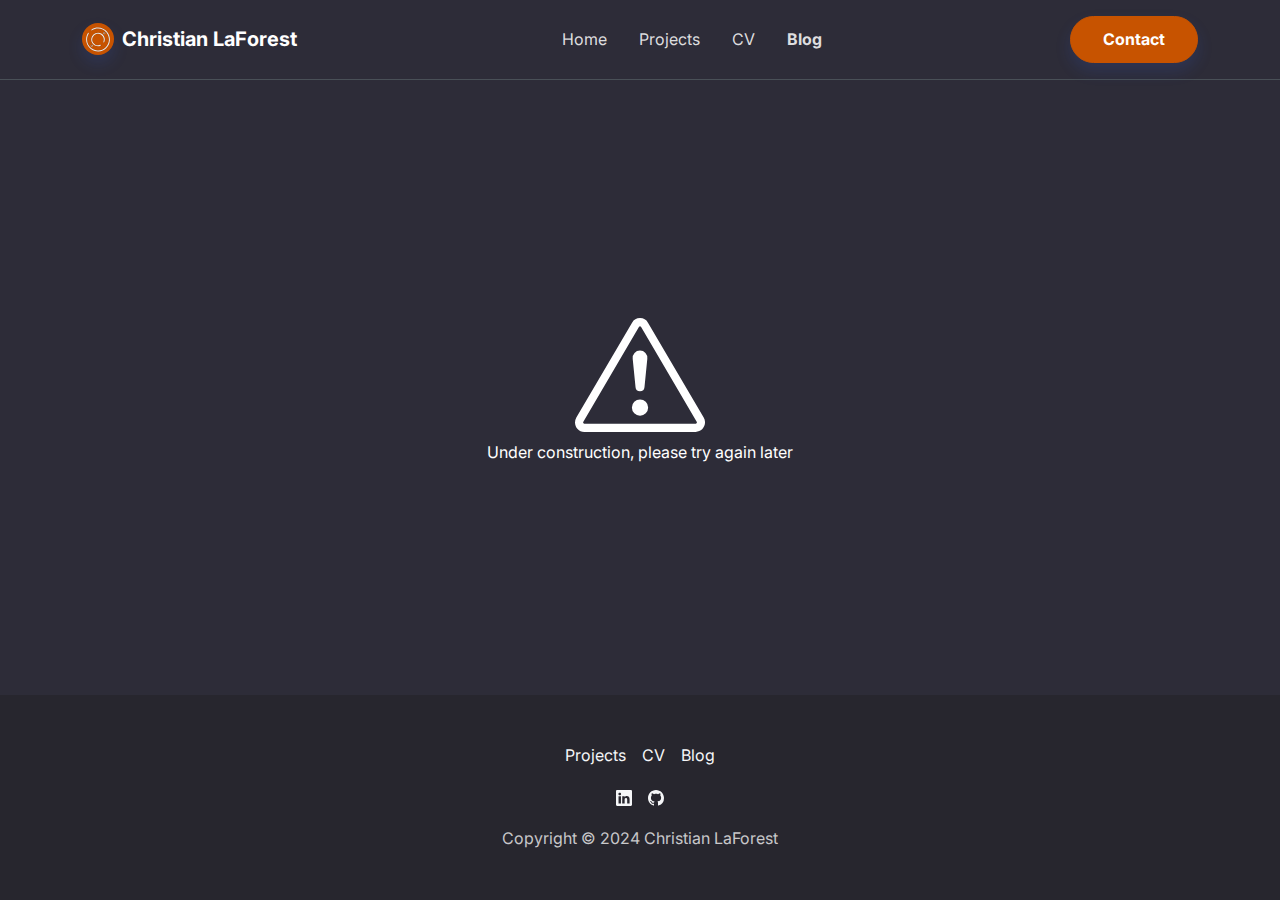
<file: blog.html>
<!DOCTYPE html><html data-bs-theme="light" lang="en"><head><meta charset="utf-8"><meta name="viewport" content="width=device-width, initial-scale=1.0, shrink-to-fit=no"><title>Portfolio</title><meta name="description" content="CAD designer, Builder, Engineering Student, Programmer, and Epic Person"><link rel="icon" type="image/svg+xml" sizes="797x797" href="assets/img/logo.svg"><link rel="icon" type="image/svg+xml" sizes="797x797" href="assets/img/logo.svg" media="(prefers-color-scheme: dark)"><link rel="icon" type="image/svg+xml" sizes="797x797" href="assets/img/logo.svg"><link rel="icon" type="image/svg+xml" sizes="797x797" href="assets/img/logo.svg" media="(prefers-color-scheme: dark)"><link rel="icon" type="image/svg+xml" sizes="797x797" href="assets/img/logo.svg"><link rel="icon" type="image/svg+xml" sizes="797x797" href="assets/img/logo.svg"><link rel="icon" type="image/svg+xml" sizes="797x797" href="assets/img/logo.svg"><link rel="stylesheet" href="assets/bootstrap/css/bootstrap.min.css"><link rel="stylesheet" href="https://fonts.googleapis.com/css?family=Inter:300italic,400italic,600italic,700italic,800italic,400,300,600,700,800&amp;display=swap"><link rel="stylesheet" href="https://fonts.googleapis.com/css?family=Lora"><link rel="stylesheet" href="assets/css/styles.min.css"></head><body class="d-flex flex-column" style="height: 100vh;"><nav class="navbar navbar-expand-md sticky-top py-3 navbar-dark" id="mainNav" style="border-bottom-style: solid;border-bottom-color: var(--bs-light-text-emphasis);"><div class="container"><a class="navbar-brand d-flex align-items-center" href="/"><span class="bs-icon-sm bs-icon-circle bs-icon-primary shadow d-flex justify-content-center align-items-center me-2 bs-icon"><img src="assets/img/logo.svg" width="24" height="51"></span><span>Christian LaForest</span></a><button data-bs-toggle="collapse" class="navbar-toggler" data-bs-target="#navcol-1"><span class="visually-hidden">Toggle navigation</span><span class="navbar-toggler-icon"></span></button><div class="collapse navbar-collapse" id="navcol-1"><ul class="navbar-nav mx-auto"><li class="nav-item"><a class="nav-link" href="index.html">Home</a></li><li class="nav-item"><a class="nav-link" href="projects.html">Projects</a></li><li class="nav-item"><a class="nav-link" href="cv.html">CV</a></li><li class="nav-item"><a class="nav-link active" href="blog.html">Blog</a></li></ul><a class="btn btn-primary shadow" role="button" href="contacts.html">Contact</a></div></div></nav><section class="d-flex d-sm-flex flex-column flex-grow-1 justify-content-center align-items-center justify-content-sm-center"><svg xmlns="http://www.w3.org/2000/svg" width="1em" height="1em" fill="currentColor" viewBox="0 0 16 16" class="bi bi-exclamation-triangle text-center d-sm-flex justify-content-sm-center" style="font-size: 130px;">
  <path d="M7.938 2.016A.13.13 0 0 1 8.002 2a.13.13 0 0 1 .063.016.146.146 0 0 1 .054.057l6.857 11.667c.036.06.035.124.002.183a.163.163 0 0 1-.054.06.116.116 0 0 1-.066.017H1.146a.115.115 0 0 1-.066-.017.163.163 0 0 1-.054-.06.176.176 0 0 1 .002-.183L7.884 2.073a.147.147 0 0 1 .054-.057zm1.044-.45a1.13 1.13 0 0 0-1.96 0L.165 13.233c-.457.778.091 1.767.98 1.767h13.713c.889 0 1.438-.99.98-1.767L8.982 1.566z"></path>
  <path d="M7.002 12a1 1 0 1 1 2 0 1 1 0 0 1-2 0zM7.1 5.995a.905.905 0 1 1 1.8 0l-.35 3.507a.552.552 0 0 1-1.1 0z"></path>
</svg><span>Under construction, please try again later</span></section><footer class="text-center bg-dark"><div class="container text-white py-4 py-lg-5"><ul class="list-inline d-flex flex-row justify-content-center align-items-center align-content-center justify-content-md-center align-items-md-end"><li class="list-inline-item mx-2" style="margin-right: 12px;margin-left: 12px;"><a class="link-light" href="projects.html">Projects</a></li><li class="list-inline-item mx-2"><a class="link-light" href="cv.html">CV</a></li><li class="list-inline-item mx-2"><a class="link-light" href="blog.html">Blog</a></li></ul><ul class="list-inline d-md-flex justify-content-md-center align-items-md-center"><li class="list-inline-item mx-2"><a href="https://www.linkedin.com/in/christianlaforest/"><svg xmlns="http://www.w3.org/2000/svg" width="1em" height="1em" fill="currentColor" viewBox="0 0 16 16" class="bi bi-linkedin text-light">
  <path d="M0 1.146C0 .513.526 0 1.175 0h13.65C15.474 0 16 .513 16 1.146v13.708c0 .633-.526 1.146-1.175 1.146H1.175C.526 16 0 15.487 0 14.854V1.146zm4.943 12.248V6.169H2.542v7.225h2.401m-1.2-8.212c.837 0 1.358-.554 1.358-1.248-.015-.709-.52-1.248-1.342-1.248-.822 0-1.359.54-1.359 1.248 0 .694.521 1.248 1.327 1.248h.016zm4.908 8.212V9.359c0-.216.016-.432.08-.586.173-.431.568-.878 1.232-.878.869 0 1.216.662 1.216 1.634v3.865h2.401V9.25c0-2.22-1.184-3.252-2.764-3.252-1.274 0-1.845.7-2.165 1.193v.025h-.016a5.54 5.54 0 0 1 .016-.025V6.169h-2.4c.03.678 0 7.225 0 7.225h2.4"></path>
</svg></a></li><li class="list-inline-item mx-2"><a href="https://github.com/Shadow2ube"><svg xmlns="http://www.w3.org/2000/svg" width="1em" height="1em" fill="currentColor" viewBox="0 0 16 16" class="bi bi-github text-light">
  <path d="M8 0C3.58 0 0 3.58 0 8c0 3.54 2.29 6.53 5.47 7.59.4.07.55-.17.55-.38 0-.19-.01-.82-.01-1.49-2.01.37-2.53-.49-2.69-.94-.09-.23-.48-.94-.82-1.13-.28-.15-.68-.52-.01-.53.63-.01 1.08.58 1.23.82.72 1.21 1.87.87 2.33.66.07-.52.28-.87.51-1.07-1.78-.2-3.64-.89-3.64-3.95 0-.87.31-1.59.82-2.15-.08-.2-.36-1.02.08-2.12 0 0 .67-.21 2.2.82.64-.18 1.32-.27 2-.27.68 0 1.36.09 2 .27 1.53-1.04 2.2-.82 2.2-.82.44 1.1.16 1.92.08 2.12.51.56.82 1.27.82 2.15 0 3.07-1.87 3.75-3.65 3.95.29.25.54.73.54 1.48 0 1.07-.01 1.93-.01 2.2 0 .21.15.46.55.38A8.012 8.012 0 0 0 16 8c0-4.42-3.58-8-8-8"></path>
</svg></a></li></ul><p class="text-muted mb-0">Copyright © 2024 Christian LaForest</p></div></footer><script src="https://cdn.jsdelivr.net/npm/bootstrap@5.3.3/dist/js/bootstrap.bundle.min.js"></script><script src="assets/js/script.min.js"></script></body></html>
</file>
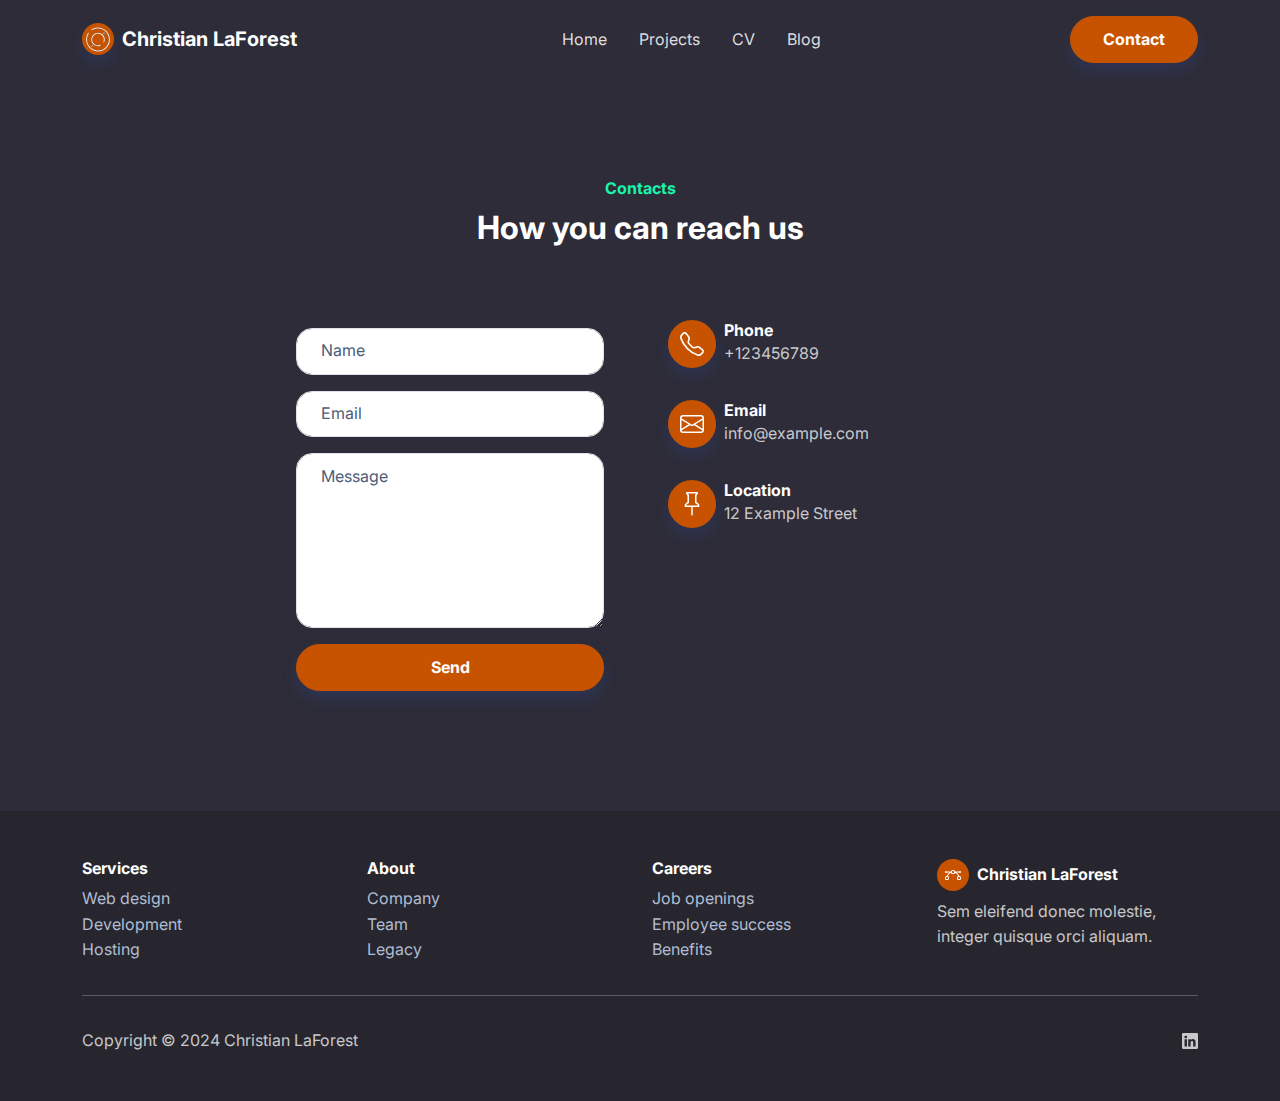
<file: contacts.html>
<!DOCTYPE html><html data-bs-theme="light" lang="en"><head><meta charset="utf-8"><meta name="viewport" content="width=device-width, initial-scale=1.0, shrink-to-fit=no"><title>Contacts - Christian LaForest</title><meta name="description" content="CAD designer, Builder, Engineering Student, Programmer, and Epic Person"><link rel="icon" type="image/svg+xml" sizes="797x797" href="assets/img/logo.svg"><link rel="icon" type="image/svg+xml" sizes="797x797" href="assets/img/logo.svg" media="(prefers-color-scheme: dark)"><link rel="icon" type="image/svg+xml" sizes="797x797" href="assets/img/logo.svg"><link rel="icon" type="image/svg+xml" sizes="797x797" href="assets/img/logo.svg" media="(prefers-color-scheme: dark)"><link rel="icon" type="image/svg+xml" sizes="797x797" href="assets/img/logo.svg"><link rel="icon" type="image/svg+xml" sizes="797x797" href="assets/img/logo.svg"><link rel="icon" type="image/svg+xml" sizes="797x797" href="assets/img/logo.svg"><link rel="stylesheet" href="assets/bootstrap/css/bootstrap.min.css"><link rel="stylesheet" href="https://fonts.googleapis.com/css?family=Inter:300italic,400italic,600italic,700italic,800italic,400,300,600,700,800&amp;display=swap"><link rel="stylesheet" href="assets/css/styles.min.css"></head><body><nav class="navbar navbar-expand-md sticky-top py-3 navbar-dark" id="mainNav"><div class="container"><a class="navbar-brand d-flex align-items-center" href="/"><span class="bs-icon-sm bs-icon-circle bs-icon-primary shadow d-flex justify-content-center align-items-center me-2 bs-icon"><img src="assets/img/logo.svg" width="24" height="51"></span><span>Christian LaForest</span></a><button data-bs-toggle="collapse" class="navbar-toggler" data-bs-target="#navcol-1"><span class="visually-hidden">Toggle navigation</span><span class="navbar-toggler-icon"></span></button><div class="collapse navbar-collapse" id="navcol-1"><ul class="navbar-nav mx-auto"><li class="nav-item"><a class="nav-link" href="index.html">Home</a></li><li class="nav-item"><a class="nav-link" href="projects.html">Projects</a></li><li class="nav-item"><a class="nav-link" href="projects.html">CV</a></li><li class="nav-item"><a class="nav-link" href="projects.html">Blog</a></li></ul><a class="btn btn-primary shadow" role="button" href="contacts.html">Contact</a></div></div></nav><section class="py-5"><div class="container py-5"><div class="row mb-5"><div class="col-md-8 col-xl-6 text-center mx-auto"><p class="fw-bold text-success mb-2">Contacts</p><h2 class="fw-bold">How you can reach us</h2></div></div><div class="row d-flex justify-content-center"><div class="col-md-6 col-xl-4"><div><form class="p-3 p-xl-4" method="post"><div class="mb-3"><input class="form-control" type="text" id="name-1" name="name" placeholder="Name"></div><div class="mb-3"><input class="form-control" type="email" id="email-1" name="email" placeholder="Email"></div><div class="mb-3"><textarea class="form-control" id="message-1" name="message" rows="6" placeholder="Message"></textarea></div><div><button class="btn btn-primary shadow d-block w-100" type="submit">Send </button></div></form></div></div><div class="col-md-4 col-xl-4 d-flex justify-content-center justify-content-xl-start"><div class="d-flex flex-wrap flex-md-column justify-content-md-start align-items-md-start h-100"><div class="d-flex align-items-center p-3"><div class="bs-icon-md bs-icon-circle bs-icon-primary shadow d-flex flex-shrink-0 justify-content-center align-items-center d-inline-block bs-icon bs-icon-md"><svg xmlns="http://www.w3.org/2000/svg" width="1em" height="1em" fill="currentColor" viewBox="0 0 16 16" class="bi bi-telephone">
  <path d="M3.654 1.328a.678.678 0 0 0-1.015-.063L1.605 2.3c-.483.484-.661 1.169-.45 1.77a17.568 17.568 0 0 0 4.168 6.608 17.569 17.569 0 0 0 6.608 4.168c.601.211 1.286.033 1.77-.45l1.034-1.034a.678.678 0 0 0-.063-1.015l-2.307-1.794a.678.678 0 0 0-.58-.122l-2.19.547a1.745 1.745 0 0 1-1.657-.459L5.482 8.062a1.745 1.745 0 0 1-.46-1.657l.548-2.19a.678.678 0 0 0-.122-.58L3.654 1.328zM1.884.511a1.745 1.745 0 0 1 2.612.163L6.29 2.98c.329.423.445.974.315 1.494l-.547 2.19a.678.678 0 0 0 .178.643l2.457 2.457a.678.678 0 0 0 .644.178l2.189-.547a1.745 1.745 0 0 1 1.494.315l2.306 1.794c.829.645.905 1.87.163 2.611l-1.034 1.034c-.74.74-1.846 1.065-2.877.702a18.634 18.634 0 0 1-7.01-4.42 18.634 18.634 0 0 1-4.42-7.009c-.362-1.03-.037-2.137.703-2.877L1.885.511z"></path>
</svg></div><div class="px-2"><h6 class="fw-bold mb-0">Phone</h6><p class="text-muted mb-0">+123456789</p></div></div><div class="d-flex align-items-center p-3"><div class="bs-icon-md bs-icon-circle bs-icon-primary shadow d-flex flex-shrink-0 justify-content-center align-items-center d-inline-block bs-icon bs-icon-md"><svg xmlns="http://www.w3.org/2000/svg" width="1em" height="1em" fill="currentColor" viewBox="0 0 16 16" class="bi bi-envelope">
  <path d="M0 4a2 2 0 0 1 2-2h12a2 2 0 0 1 2 2v8a2 2 0 0 1-2 2H2a2 2 0 0 1-2-2zm2-1a1 1 0 0 0-1 1v.217l7 4.2 7-4.2V4a1 1 0 0 0-1-1zm13 2.383-4.708 2.825L15 11.105zm-.034 6.876-5.64-3.471L8 9.583l-1.326-.795-5.64 3.47A1 1 0 0 0 2 13h12a1 1 0 0 0 .966-.741M1 11.105l4.708-2.897L1 5.383z"></path>
</svg></div><div class="px-2"><h6 class="fw-bold mb-0">Email</h6><p class="text-muted mb-0">info@example.com</p></div></div><div class="d-flex align-items-center p-3"><div class="bs-icon-md bs-icon-circle bs-icon-primary shadow d-flex flex-shrink-0 justify-content-center align-items-center d-inline-block bs-icon bs-icon-md"><svg xmlns="http://www.w3.org/2000/svg" width="1em" height="1em" fill="currentColor" viewBox="0 0 16 16" class="bi bi-pin">
  <path d="M4.146.146A.5.5 0 0 1 4.5 0h7a.5.5 0 0 1 .5.5c0 .68-.342 1.174-.646 1.479-.126.125-.25.224-.354.298v4.431l.078.048c.203.127.476.314.751.555C12.36 7.775 13 8.527 13 9.5a.5.5 0 0 1-.5.5h-4v4.5c0 .276-.224 1.5-.5 1.5s-.5-1.224-.5-1.5V10h-4a.5.5 0 0 1-.5-.5c0-.973.64-1.725 1.17-2.189A5.921 5.921 0 0 1 5 6.708V2.277a2.77 2.77 0 0 1-.354-.298C4.342 1.674 4 1.179 4 .5a.5.5 0 0 1 .146-.354zm1.58 1.408-.002-.001.002.001m-.002-.001.002.001A.5.5 0 0 1 6 2v5a.5.5 0 0 1-.276.447h-.002l-.012.007-.054.03a4.922 4.922 0 0 0-.827.58c-.318.278-.585.596-.725.936h7.792c-.14-.34-.407-.658-.725-.936a4.915 4.915 0 0 0-.881-.61l-.012-.006h-.002A.5.5 0 0 1 10 7V2a.5.5 0 0 1 .295-.458 1.775 1.775 0 0 0 .351-.271c.08-.08.155-.17.214-.271H5.14c.06.1.133.191.214.271a1.78 1.78 0 0 0 .37.282"></path>
</svg></div><div class="px-2"><h6 class="fw-bold mb-0">Location</h6><p class="text-muted mb-0">12 Example Street</p></div></div></div></div></div></div></section><footer class="bg-dark"><div class="container py-4 py-lg-5"><div class="row justify-content-center"><div class="col-sm-4 col-md-3 text-center text-lg-start d-flex flex-column"><h3 class="fs-6 fw-bold">Services</h3><ul class="list-unstyled"><li><a href="#">Web design</a></li><li><a href="#">Development</a></li><li><a href="#">Hosting</a></li></ul></div><div class="col-sm-4 col-md-3 text-center text-lg-start d-flex flex-column"><h3 class="fs-6 fw-bold">About</h3><ul class="list-unstyled"><li><a href="#">Company</a></li><li><a href="#">Team</a></li><li><a href="#">Legacy</a></li></ul></div><div class="col-sm-4 col-md-3 text-center text-lg-start d-flex flex-column"><h3 class="fs-6 fw-bold">Careers</h3><ul class="list-unstyled"><li><a href="#">Job openings</a></li><li><a href="#">Employee success</a></li><li><a href="#">Benefits</a></li></ul></div><div class="col-lg-3 text-center text-lg-start d-flex flex-column align-items-center order-first align-items-lg-start order-lg-last"><div class="fw-bold d-flex align-items-center mb-2"><span class="bs-icon-sm bs-icon-circle bs-icon-primary d-flex justify-content-center align-items-center bs-icon me-2"><svg xmlns="http://www.w3.org/2000/svg" width="1em" height="1em" fill="currentColor" viewBox="0 0 16 16" class="bi bi-bezier">
  <path fill-rule="evenodd" d="M0 10.5A1.5 1.5 0 0 1 1.5 9h1A1.5 1.5 0 0 1 4 10.5v1A1.5 1.5 0 0 1 2.5 13h-1A1.5 1.5 0 0 1 0 11.5zm1.5-.5a.5.5 0 0 0-.5.5v1a.5.5 0 0 0 .5.5h1a.5.5 0 0 0 .5-.5v-1a.5.5 0 0 0-.5-.5zm10.5.5A1.5 1.5 0 0 1 13.5 9h1a1.5 1.5 0 0 1 1.5 1.5v1a1.5 1.5 0 0 1-1.5 1.5h-1a1.5 1.5 0 0 1-1.5-1.5zm1.5-.5a.5.5 0 0 0-.5.5v1a.5.5 0 0 0 .5.5h1a.5.5 0 0 0 .5-.5v-1a.5.5 0 0 0-.5-.5zM6 4.5A1.5 1.5 0 0 1 7.5 3h1A1.5 1.5 0 0 1 10 4.5v1A1.5 1.5 0 0 1 8.5 7h-1A1.5 1.5 0 0 1 6 5.5zM7.5 4a.5.5 0 0 0-.5.5v1a.5.5 0 0 0 .5.5h1a.5.5 0 0 0 .5-.5v-1a.5.5 0 0 0-.5-.5z"></path>
  <path d="M6 4.5H1.866a1 1 0 1 0 0 1h2.668A6.517 6.517 0 0 0 1.814 9H2.5c.123 0 .244.015.358.043a5.517 5.517 0 0 1 3.185-3.185A1.503 1.503 0 0 1 6 5.5zm3.957 1.358A1.5 1.5 0 0 0 10 5.5v-1h4.134a1 1 0 1 1 0 1h-2.668a6.517 6.517 0 0 1 2.72 3.5H13.5c-.123 0-.243.015-.358.043a5.517 5.517 0 0 0-3.185-3.185z"></path>
</svg></span><span>Christian LaForest</span></div><p class="text-muted">Sem eleifend donec molestie, integer quisque orci aliquam.</p></div></div><hr><div class="text-muted d-flex justify-content-between align-items-center pt-3"><p class="mb-0">Copyright © 2024 Christian LaForest</p><ul class="list-inline mb-0"><li class="list-inline-item"></li><li class="list-inline-item"><svg xmlns="http://www.w3.org/2000/svg" width="1em" height="1em" fill="currentColor" viewBox="0 0 16 16" class="bi bi-linkedin">
  <path d="M0 1.146C0 .513.526 0 1.175 0h13.65C15.474 0 16 .513 16 1.146v13.708c0 .633-.526 1.146-1.175 1.146H1.175C.526 16 0 15.487 0 14.854V1.146zm4.943 12.248V6.169H2.542v7.225h2.401m-1.2-8.212c.837 0 1.358-.554 1.358-1.248-.015-.709-.52-1.248-1.342-1.248-.822 0-1.359.54-1.359 1.248 0 .694.521 1.248 1.327 1.248h.016zm4.908 8.212V9.359c0-.216.016-.432.08-.586.173-.431.568-.878 1.232-.878.869 0 1.216.662 1.216 1.634v3.865h2.401V9.25c0-2.22-1.184-3.252-2.764-3.252-1.274 0-1.845.7-2.165 1.193v.025h-.016a5.54 5.54 0 0 1 .016-.025V6.169h-2.4c.03.678 0 7.225 0 7.225h2.4"></path>
</svg></li></ul></div></div></footer><script src="assets/bootstrap/js/bootstrap.min.js"></script><script src="assets/js/script.min.js"></script></body></html>
</file>
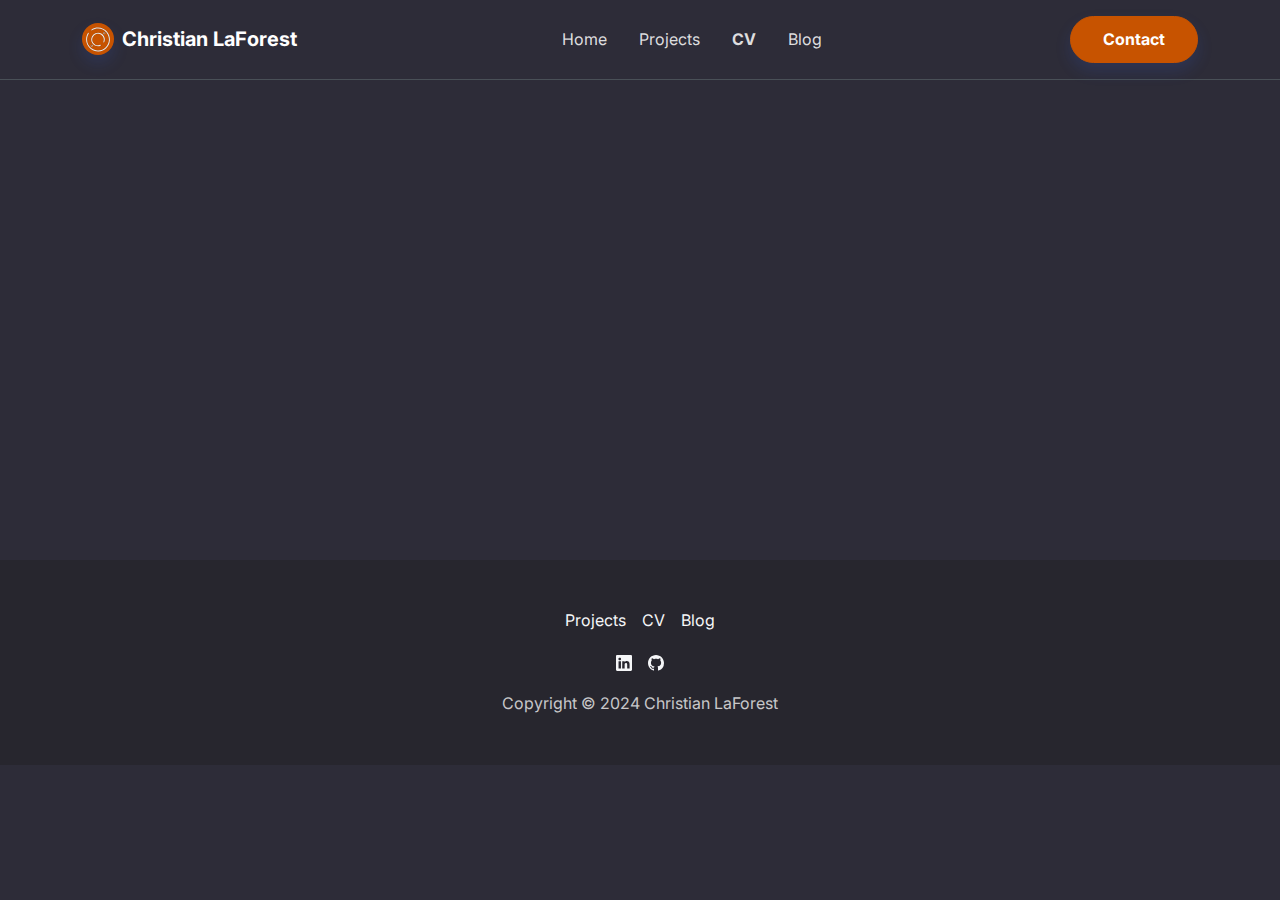
<file: cv.html>
<!DOCTYPE html><html data-bs-theme="light" lang="en"><head><meta charset="utf-8"><meta name="viewport" content="width=device-width, initial-scale=1.0, shrink-to-fit=no"><title>Portfolio</title><meta name="description" content="CAD designer, Builder, Engineering Student, Programmer, and Epic Person"><link rel="icon" type="image/svg+xml" sizes="797x797" href="assets/img/logo.svg"><link rel="icon" type="image/svg+xml" sizes="797x797" href="assets/img/logo.svg" media="(prefers-color-scheme: dark)"><link rel="icon" type="image/svg+xml" sizes="797x797" href="assets/img/logo.svg"><link rel="icon" type="image/svg+xml" sizes="797x797" href="assets/img/logo.svg" media="(prefers-color-scheme: dark)"><link rel="icon" type="image/svg+xml" sizes="797x797" href="assets/img/logo.svg"><link rel="icon" type="image/svg+xml" sizes="797x797" href="assets/img/logo.svg"><link rel="icon" type="image/svg+xml" sizes="797x797" href="assets/img/logo.svg"><link rel="stylesheet" href="assets/bootstrap/css/bootstrap.min.css"><link rel="stylesheet" href="https://fonts.googleapis.com/css?family=Inter:300italic,400italic,600italic,700italic,800italic,400,300,600,700,800&amp;display=swap"><link rel="stylesheet" href="https://fonts.googleapis.com/css?family=Lora"><link rel="stylesheet" href="assets/css/styles.min.css"></head><body class="d-flex flex-column"><nav class="navbar navbar-expand-md sticky-top py-3 navbar-dark" id="mainNav" style="border-bottom-style: solid;border-bottom-color: var(--bs-light-text-emphasis);"><div class="container"><a class="navbar-brand d-flex align-items-center" href="/"><span class="bs-icon-sm bs-icon-circle bs-icon-primary shadow d-flex justify-content-center align-items-center me-2 bs-icon"><img src="assets/img/logo.svg" width="24" height="51"></span><span>Christian LaForest</span></a><button data-bs-toggle="collapse" class="navbar-toggler" data-bs-target="#navcol-1"><span class="visually-hidden">Toggle navigation</span><span class="navbar-toggler-icon"></span></button><div class="collapse navbar-collapse" id="navcol-1"><ul class="navbar-nav mx-auto"><li class="nav-item"><a class="nav-link" href="index.html">Home</a></li><li class="nav-item"><a class="nav-link" href="projects.html">Projects</a></li><li class="nav-item"><a class="nav-link active" href="cv.html">CV</a></li><li class="nav-item"><a class="nav-link" href="blog.html">Blog</a></li></ul><a class="btn btn-primary shadow" role="button" href="contacts.html">Contact</a></div></div></nav><div class="d-flex flex-fill justify-content-center align-items-center align-content-center align-self-center" style="max-width: 50%;"><iframe src="https://drive.google.com/file/d/1lYr0lQP8634b4wWxaNwJLpHfXn0SjKhY/preview" width="640" height="480" allow="autoplay"></iframe></div><footer class="text-center bg-dark"><div class="container text-white py-4 py-lg-5"><ul class="list-inline d-flex flex-row justify-content-center align-items-center align-content-center justify-content-md-center align-items-md-end"><li class="list-inline-item mx-2" style="margin-right: 12px;margin-left: 12px;"><a class="link-light" href="projects.html">Projects</a></li><li class="list-inline-item mx-2"><a class="link-light" href="cv.html">CV</a></li><li class="list-inline-item mx-2"><a class="link-light" href="blog.html">Blog</a></li></ul><ul class="list-inline d-md-flex justify-content-md-center align-items-md-center"><li class="list-inline-item mx-2"><a href="https://www.linkedin.com/in/christianlaforest/"><svg xmlns="http://www.w3.org/2000/svg" width="1em" height="1em" fill="currentColor" viewBox="0 0 16 16" class="bi bi-linkedin text-light">
  <path d="M0 1.146C0 .513.526 0 1.175 0h13.65C15.474 0 16 .513 16 1.146v13.708c0 .633-.526 1.146-1.175 1.146H1.175C.526 16 0 15.487 0 14.854V1.146zm4.943 12.248V6.169H2.542v7.225h2.401m-1.2-8.212c.837 0 1.358-.554 1.358-1.248-.015-.709-.52-1.248-1.342-1.248-.822 0-1.359.54-1.359 1.248 0 .694.521 1.248 1.327 1.248h.016zm4.908 8.212V9.359c0-.216.016-.432.08-.586.173-.431.568-.878 1.232-.878.869 0 1.216.662 1.216 1.634v3.865h2.401V9.25c0-2.22-1.184-3.252-2.764-3.252-1.274 0-1.845.7-2.165 1.193v.025h-.016a5.54 5.54 0 0 1 .016-.025V6.169h-2.4c.03.678 0 7.225 0 7.225h2.4"></path>
</svg></a></li><li class="list-inline-item mx-2"><a href="https://github.com/Shadow2ube"><svg xmlns="http://www.w3.org/2000/svg" width="1em" height="1em" fill="currentColor" viewBox="0 0 16 16" class="bi bi-github text-light">
  <path d="M8 0C3.58 0 0 3.58 0 8c0 3.54 2.29 6.53 5.47 7.59.4.07.55-.17.55-.38 0-.19-.01-.82-.01-1.49-2.01.37-2.53-.49-2.69-.94-.09-.23-.48-.94-.82-1.13-.28-.15-.68-.52-.01-.53.63-.01 1.08.58 1.23.82.72 1.21 1.87.87 2.33.66.07-.52.28-.87.51-1.07-1.78-.2-3.64-.89-3.64-3.95 0-.87.31-1.59.82-2.15-.08-.2-.36-1.02.08-2.12 0 0 .67-.21 2.2.82.64-.18 1.32-.27 2-.27.68 0 1.36.09 2 .27 1.53-1.04 2.2-.82 2.2-.82.44 1.1.16 1.92.08 2.12.51.56.82 1.27.82 2.15 0 3.07-1.87 3.75-3.65 3.95.29.25.54.73.54 1.48 0 1.07-.01 1.93-.01 2.2 0 .21.15.46.55.38A8.012 8.012 0 0 0 16 8c0-4.42-3.58-8-8-8"></path>
</svg></a></li></ul><p class="text-muted mb-0">Copyright © 2024 Christian LaForest</p></div></footer><script src="https://cdn.jsdelivr.net/npm/bootstrap@5.3.3/dist/js/bootstrap.bundle.min.js"></script><script src="assets/js/script.min.js"></script></body></html>
</file>
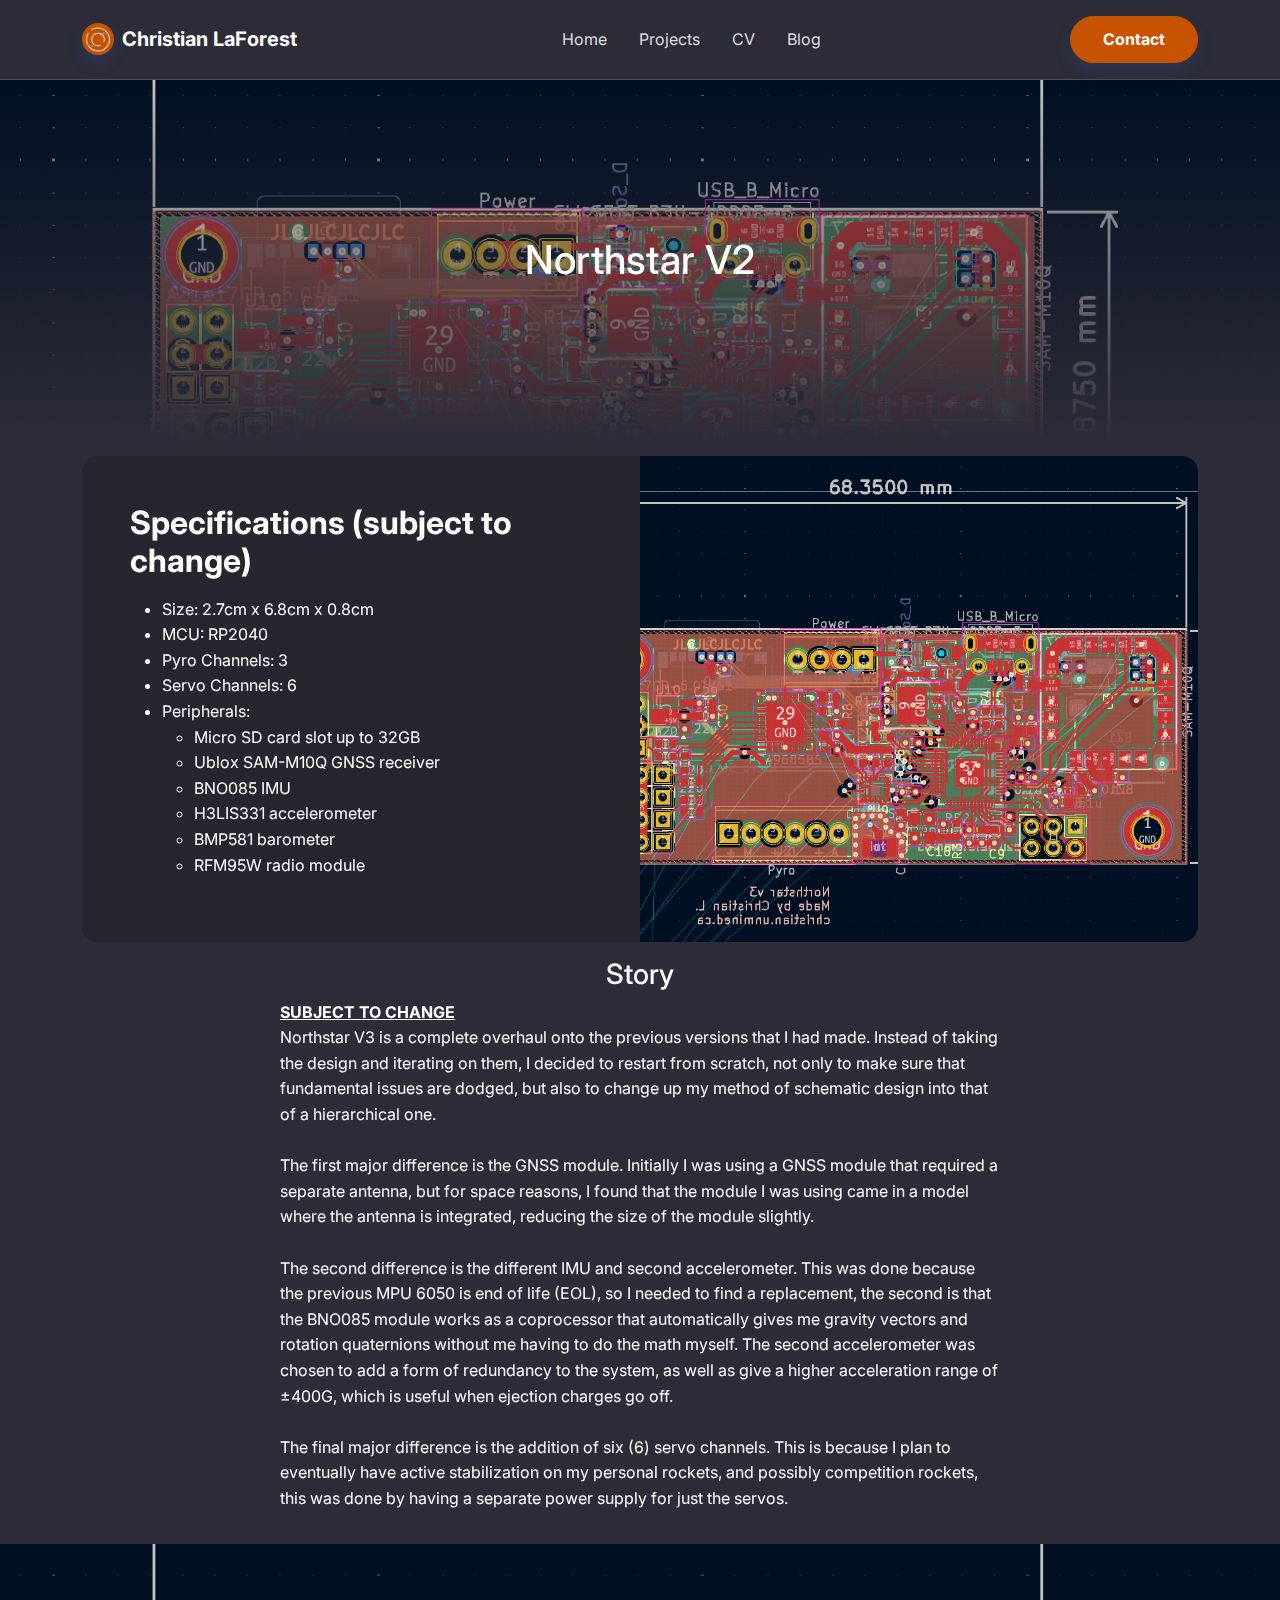
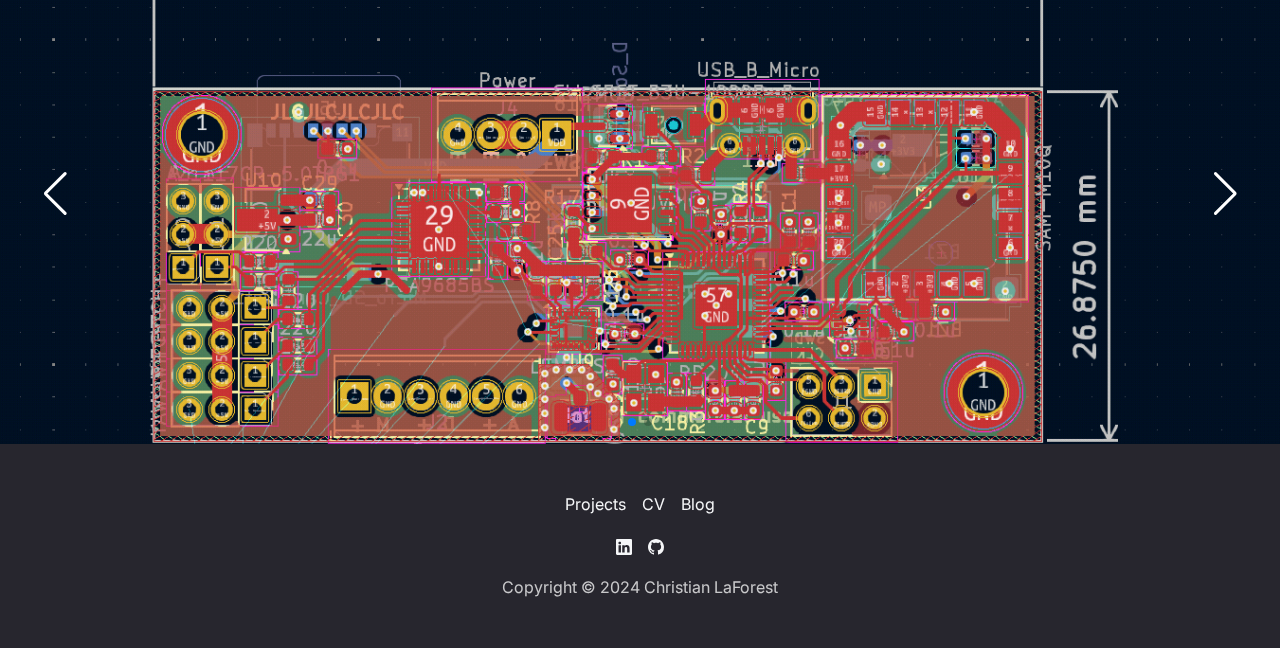
<file: projects/northstarv3.html>
<!DOCTYPE html><html data-bs-theme="light" lang="en"><head><meta charset="utf-8"><meta name="viewport" content="width=device-width, initial-scale=1.0, shrink-to-fit=no"><title>Portfolio</title><meta name="description" content="CAD designer, Builder, Engineering Student, Programmer, and Epic Person"><link rel="icon" type="image/svg+xml" sizes="797x797" href="../assets/img/logo.svg"><link rel="icon" type="image/svg+xml" sizes="797x797" href="../assets/img/logo.svg" media="(prefers-color-scheme: dark)"><link rel="icon" type="image/svg+xml" sizes="797x797" href="../assets/img/logo.svg"><link rel="icon" type="image/svg+xml" sizes="797x797" href="../assets/img/logo.svg" media="(prefers-color-scheme: dark)"><link rel="icon" type="image/svg+xml" sizes="797x797" href="../assets/img/logo.svg"><link rel="icon" type="image/svg+xml" sizes="797x797" href="../assets/img/logo.svg"><link rel="icon" type="image/svg+xml" sizes="797x797" href="../assets/img/logo.svg"><link rel="stylesheet" href="../assets/bootstrap/css/bootstrap.min.css"><link rel="stylesheet" href="https://fonts.googleapis.com/css?family=Inter:300italic,400italic,600italic,700italic,800italic,400,300,600,700,800&amp;display=swap"><link rel="stylesheet" href="https://fonts.googleapis.com/css?family=Lora"><link rel="stylesheet" href="../assets/css/styles.min.css"></head><body><nav class="navbar navbar-expand-md sticky-top py-3 navbar-dark" id="mainNav" style="border-bottom-style: solid;border-bottom-color: var(--bs-light-text-emphasis);"><div class="container"><a class="navbar-brand d-flex align-items-center" href="/"><span class="bs-icon-sm bs-icon-circle bs-icon-primary shadow d-flex justify-content-center align-items-center me-2 bs-icon"><img src="../assets/img/logo.svg" width="24" height="51"></span><span>Christian LaForest</span></a><button data-bs-toggle="collapse" class="navbar-toggler" data-bs-target="#navcol-1"><span class="visually-hidden">Toggle navigation</span><span class="navbar-toggler-icon"></span></button><div class="collapse navbar-collapse" id="navcol-1"><ul class="navbar-nav mx-auto"><li class="nav-item"><a class="nav-link" href="index.html">Home</a></li><li class="nav-item"><a class="nav-link" href="projects.html">Projects</a></li><li class="nav-item"><a class="nav-link" href="cv.html">CV</a></li><li class="nav-item"><a class="nav-link" href="blog.html">Blog</a></li></ul><a class="btn btn-primary shadow" role="button" href="contacts.html">Contact</a></div></div></nav><div data-bss-parallax-bg="true" style="height: 40vh;background: url(&quot;../assets/img/project_headers/NorthstarV3.png&quot;) center / cover no-repeat;"><h1 class="d-flex justify-content-center align-items-center" style="width: 100%;height: 100%;background: linear-gradient(rgba(0,0,0,0), var(--bs-body-bg) 100%);">Northstar V2</h1></div><section class="d-md-flex d-xl-flex flex-column justify-content-center align-items-center align-items-md-center justify-content-xl-center m-3"><div class="container"><div class="bg-dark border rounded border-0 border-dark overflow-hidden"><div class="row g-0"><div class="col-md-6"><div class="text-white p-4 p-md-5"><h2 class="fw-bold text-white mb-3">Specifications (subject to change)</h2><ul><li>Size: 2.7cm x 6.8cm x 0.8cm</li><li>MCU: RP2040</li><li>Pyro Channels: 3</li><li>Servo Channels: 6</li><li>Peripherals:<ul><li>Micro SD card slot up to 32GB</li><li>Ublox SAM-M10Q GNSS receiver</li><li>BNO085 IMU</li><li>H3LIS331 accelerometer</li><li>BMP581 barometer</li><li>RFM95W radio module</li></ul></li></ul></div></div><div class="col-md-6 order-first order-md-last" style="min-height: 250px;"><img class="w-100 h-100 fit-cover" src="../assets/img/project_headers/NorthstarV3.png"></div></div></div></div></section><section class="d-md-flex d-xl-flex flex-column justify-content-center align-items-center align-items-md-center justify-content-xl-center m-3"><h3>Story</h3><p style="max-width: 45em;"><strong><span style="text-decoration: underline;">SUBJECT&nbsp;TO CHANGE</span></strong><br>Northstar V3 is a complete overhaul onto the previous versions that I had made. Instead of taking the design and iterating on them, I decided to restart from scratch, not only to make sure that fundamental issues are dodged, but also to change up my method of schematic design into that of a hierarchical one.<br><br>The first major difference is the GNSS module. Initially I was using a GNSS module that required a separate antenna, but for space reasons, I found that the module I was using came in a model where the antenna is integrated, reducing the size of the module slightly.<br><br>The second difference is the different IMU and second accelerometer. This was done because the previous MPU 6050 is end of life (EOL), so I needed to find a replacement, the second is that the BNO085 module works as a coprocessor that automatically gives me gravity vectors and rotation quaternions without me having to do the math myself. The second accelerometer was chosen to add a form of redundancy to the system, as well as give a higher acceleration range of ±400G, which is useful when ejection charges go off.<br><br>The final major difference is the addition of six (6) servo channels. This is because I plan to eventually have active stabilization on my personal rockets, and possibly competition rockets, this was done by having a separate power supply for just the servos.</p></section><div class="simple-slider"><div class="swiper-container"><div class="swiper-wrapper"><div class="swiper-slide" style="background: url(&quot;../assets/img/project_headers/NorthstarV3.png&quot;) center center / cover no-repeat;"></div><div class="swiper-slide" style="background: url(&quot;../assets/img/project_images/nsv3/v2_vs_v3.png&quot;) center center / cover no-repeat;"></div></div><div class="swiper-pagination"></div><div class="swiper-button-prev" style="color: var(--bs-body-color);"></div><div class="swiper-button-next" style="color: var(--bs-body-color);"></div></div></div><footer class="text-center bg-dark"><div class="container text-white py-4 py-lg-5"><ul class="list-inline d-flex flex-row justify-content-center align-items-center align-content-center justify-content-md-center align-items-md-end"><li class="list-inline-item mx-2" style="margin-right: 12px;margin-left: 12px;"><a class="link-light" href="../projects.html">Projects</a></li><li class="list-inline-item mx-2"><a class="link-light" href="#">CV</a></li><li class="list-inline-item mx-2"><a class="link-light" href="#">Blog</a></li></ul><ul class="list-inline d-md-flex justify-content-md-center align-items-md-center"><li class="list-inline-item mx-2"><a href="https://www.linkedin.com/in/christianlaforest/"><svg xmlns="http://www.w3.org/2000/svg" width="1em" height="1em" fill="currentColor" viewBox="0 0 16 16" class="bi bi-linkedin text-light">
  <path d="M0 1.146C0 .513.526 0 1.175 0h13.65C15.474 0 16 .513 16 1.146v13.708c0 .633-.526 1.146-1.175 1.146H1.175C.526 16 0 15.487 0 14.854V1.146zm4.943 12.248V6.169H2.542v7.225h2.401m-1.2-8.212c.837 0 1.358-.554 1.358-1.248-.015-.709-.52-1.248-1.342-1.248-.822 0-1.359.54-1.359 1.248 0 .694.521 1.248 1.327 1.248h.016zm4.908 8.212V9.359c0-.216.016-.432.08-.586.173-.431.568-.878 1.232-.878.869 0 1.216.662 1.216 1.634v3.865h2.401V9.25c0-2.22-1.184-3.252-2.764-3.252-1.274 0-1.845.7-2.165 1.193v.025h-.016a5.54 5.54 0 0 1 .016-.025V6.169h-2.4c.03.678 0 7.225 0 7.225h2.4"></path>
</svg></a></li><li class="list-inline-item mx-2"><a href="https://github.com/Shadow2ube"><svg xmlns="http://www.w3.org/2000/svg" width="1em" height="1em" fill="currentColor" viewBox="0 0 16 16" class="bi bi-github text-light">
  <path d="M8 0C3.58 0 0 3.58 0 8c0 3.54 2.29 6.53 5.47 7.59.4.07.55-.17.55-.38 0-.19-.01-.82-.01-1.49-2.01.37-2.53-.49-2.69-.94-.09-.23-.48-.94-.82-1.13-.28-.15-.68-.52-.01-.53.63-.01 1.08.58 1.23.82.72 1.21 1.87.87 2.33.66.07-.52.28-.87.51-1.07-1.78-.2-3.64-.89-3.64-3.95 0-.87.31-1.59.82-2.15-.08-.2-.36-1.02.08-2.12 0 0 .67-.21 2.2.82.64-.18 1.32-.27 2-.27.68 0 1.36.09 2 .27 1.53-1.04 2.2-.82 2.2-.82.44 1.1.16 1.92.08 2.12.51.56.82 1.27.82 2.15 0 3.07-1.87 3.75-3.65 3.95.29.25.54.73.54 1.48 0 1.07-.01 1.93-.01 2.2 0 .21.15.46.55.38A8.012 8.012 0 0 0 16 8c0-4.42-3.58-8-8-8"></path>
</svg></a></li></ul><p class="text-muted mb-0">Copyright © 2024 Christian LaForest</p></div></footer><script src="https://cdn.jsdelivr.net/npm/bootstrap@5.3.3/dist/js/bootstrap.bundle.min.js"></script><script src="../assets/js/script.min.js"></script></body></html>
</file>
<file: assets/css/styles.min.css>
@font-face{font-family:swiper-icons;src:url(../../assets/fonts/swiper-icons.woff) format('woff');font-weight:400;font-style:normal;font-display:auto}:root,[data-bs-theme=light]{--bs-primary:#c75300;--bs-primary-rgb:199,83,0;--bs-primary-text-emphasis:#502100;--bs-primary-bg-subtle:#F4DDCC;--bs-primary-border-subtle:#E9BA99}.btn-primary{--bs-btn-color:#fff;--bs-btn-bg:#c75300;--bs-btn-border-color:#c75300;--bs-btn-hover-color:#fff;--bs-btn-hover-bg:#A94700;--bs-btn-hover-border-color:#9F4200;--bs-btn-focus-shadow-rgb:247,229,217;--bs-btn-active-color:#fff;--bs-btn-active-bg:#9F4200;--bs-btn-active-border-color:#953E00;--bs-btn-disabled-color:#fff;--bs-btn-disabled-bg:#c75300;--bs-btn-disabled-border-color:#c75300}.btn-outline-primary{--bs-btn-color:#c75300;--bs-btn-border-color:#c75300;--bs-btn-focus-shadow-rgb:199,83,0;--bs-btn-hover-color:#fff;--bs-btn-hover-bg:#c75300;--bs-btn-hover-border-color:#c75300;--bs-btn-active-color:#fff;--bs-btn-active-bg:#c75300;--bs-btn-active-border-color:#c75300;--bs-btn-disabled-color:#c75300;--bs-btn-disabled-bg:transparent;--bs-btn-disabled-border-color:#c75300}.article-dual-column{color:#56585b;background-color:#fff;font-family:Lora,serif;font-size:14px}.article-dual-column .intro{font-size:16px;margin:0 auto 30px}.article-dual-column .intro h1{font-size:32px;margin-bottom:15px;padding-top:20px;line-height:1.5;color:inherit;margin-top:25px}.article-dual-column .intro p{color:#929292;font-size:12px}.article-dual-column .intro img{margin-top:25px}.article-dual-column .text p{margin-bottom:20px;line-height:1.45}.article-dual-column .text h2{margin-top:28px;margin-bottom:20px;line-height:1.45;font-size:16px;font-weight:700;color:#333}@media (min-width:768px){.article-dual-column .text p{font-size:16px}.article-dual-column .text h2{font-size:20px}}.article-dual-column .text figure{text-align:center;margin-top:30px;margin-bottom:20px}.article-dual-column .text figure img{margin-bottom:12px;max-width:100%}.article-dual-column .toc p{text-transform:uppercase;font-size:12px;font-weight:700}.article-dual-column .toc ul{padding-left:20px;font-size:13px;margin-bottom:0}.article-dual-column .toc li{padding:2px 0}.article-dual-column .toc a{color:inherit}*{box-sizing:border-box}.bs-icon{--bs-icon-size:.75rem;display:flex;flex-shrink:0;justify-content:center;align-items:center;font-size:var(--bs-icon-size);width:calc(var(--bs-icon-size) * 2);height:calc(var(--bs-icon-size) * 2);color:var(--bs-primary)}.bs-icon-xs{--bs-icon-size:1rem;width:calc(var(--bs-icon-size) * 1.5);height:calc(var(--bs-icon-size) * 1.5)}.bs-icon-sm{--bs-icon-size:1rem}.bs-icon-md{--bs-icon-size:1.5rem}.bs-icon-lg{--bs-icon-size:2rem}.bs-icon-xl{--bs-icon-size:2.5rem}.bs-icon.bs-icon-primary{color:var(--bs-white);background:var(--bs-primary)}.bs-icon.bs-icon-primary-light{color:var(--bs-primary);background:rgba(var(--bs-primary-rgb),.2)}.bs-icon.bs-icon-semi-white{color:var(--bs-primary);background:rgba(255,255,255,.5)}.bs-icon.bs-icon-rounded{border-radius:.5rem}.bs-icon.bs-icon-circle{border-radius:50%}.fit-cover{object-fit:cover}#baguetteBox-overlay{display:none;opacity:0;position:fixed;overflow:hidden;top:0;left:0;width:100%;height:100%;z-index:1000000;background-color:rgba(0,0,0,.8);-webkit-transition:opacity .5s;transition:opacity .5s}#baguetteBox-overlay.visible{opacity:1}#baguetteBox-overlay .full-image{display:inline-block;position:relative;width:100%;height:100%;text-align:center}#baguetteBox-overlay .full-image figure{display:inline;margin:0;height:100%}#baguetteBox-overlay .full-image img{display:inline-block;width:auto;height:auto;max-height:100%;max-width:100%;vertical-align:middle;-webkit-box-shadow:0 0 8px rgba(0,0,0,.6);-moz-box-shadow:0 0 8px rgba(0,0,0,.6);box-shadow:0 0 8px rgba(0,0,0,.6)}#baguetteBox-overlay .full-image figcaption{display:block;position:absolute;bottom:0;width:100%;text-align:center;line-height:1.8;white-space:normal;color:#ccc;background-color:rgba(0,0,0,.6);font-family:sans-serif}#baguetteBox-overlay .full-image:before{content:"";display:inline-block;height:50%;width:1px;margin-right:-1px}#baguetteBox-slider{position:absolute;left:0;top:0;height:100%;width:100%;white-space:nowrap;-webkit-transition:left .4s,-webkit-transform .4s;transition:left .4s,transform .4s,-webkit-transform .4s,-moz-transform .4s}#baguetteBox-slider.bounce-from-right{-webkit-animation:.4s ease-out bounceFromRight;animation:.4s ease-out bounceFromRight}#baguetteBox-slider.bounce-from-left{-webkit-animation:.4s ease-out bounceFromLeft;animation:.4s ease-out bounceFromLeft}@keyframes bounceFromRight{0%,100%{margin-left:0}50%{margin-left:-30px}}@keyframes bounceFromLeft{0%,100%{margin-left:0}50%{margin-left:30px}}.baguetteBox-button#next-button,.baguetteBox-button#previous-button{top:50%;top:calc(50% - 30px);width:44px;height:60px}.baguetteBox-button{position:absolute;cursor:pointer;outline:0;padding:0;margin:0;border:0;-moz-border-radius:15%;border-radius:15%;background-color:rgba(50,50,50,.5);color:#ddd;font:1.6em sans-serif;-webkit-transition:background-color .4s;transition:background-color .4s}.baguetteBox-button:focus,.baguetteBox-button:hover{background-color:rgba(50,50,50,.9)}.baguetteBox-button#next-button{right:2%}.baguetteBox-button#previous-button{left:2%}.baguetteBox-button#close-button{top:20px;right:2%;right:calc(2% + 6px);width:30px;height:30px}.baguetteBox-button svg{position:absolute;left:0;top:0}.baguetteBox-spinner{width:40px;height:40px;display:inline-block;position:absolute;top:50%;left:50%;margin-top:-20px;margin-left:-20px}.baguetteBox-double-bounce1,.baguetteBox-double-bounce2{width:100%;height:100%;-moz-border-radius:50%;border-radius:50%;background-color:#fff;opacity:.6;position:absolute;top:0;left:0;-webkit-animation:2s ease-in-out infinite bounce;animation:2s ease-in-out infinite bounce}.baguetteBox-double-bounce2{-webkit-animation-delay:-1s;animation-delay:-1s}@keyframes bounce{0%,100%{-webkit-transform:scale(0);-moz-transform:scale(0);transform:scale(0)}50%{-webkit-transform:scale(1);-moz-transform:scale(1);transform:scale(1)}}:root{--swiper-theme-color:#007aff;--swiper-navigation-size:44px}.swiper-container{margin-left:auto;margin-right:auto;position:relative;overflow:hidden;list-style:none;padding:0;z-index:1}.swiper-container-vertical>.swiper-wrapper{flex-direction:column}.swiper-wrapper{position:relative;width:100%;height:100%;z-index:1;display:flex;transition-property:transform;box-sizing:content-box}.swiper-container-android .swiper-slide,.swiper-wrapper{transform:translate3d(0,0,0)}.swiper-container-multirow>.swiper-wrapper{flex-wrap:wrap}.swiper-container-multirow-column>.swiper-wrapper{flex-wrap:wrap;flex-direction:column}.swiper-container-free-mode>.swiper-wrapper{transition-timing-function:ease-out;margin:0 auto}.swiper-container-pointer-events{touch-action:pan-y}.swiper-container-pointer-events.swiper-container-vertical{touch-action:pan-x}.swiper-slide{flex-shrink:0;width:100%;height:100%;position:relative;transition-property:transform}.swiper-slide-invisible-blank{visibility:hidden}.swiper-container-autoheight,.swiper-container-autoheight .swiper-slide{height:auto}.swiper-container-autoheight .swiper-wrapper{align-items:flex-start;transition-property:transform,height}.swiper-container-3d{perspective:1200px}.swiper-container-3d .swiper-cube-shadow,.swiper-container-3d .swiper-slide,.swiper-container-3d .swiper-slide-shadow-bottom,.swiper-container-3d .swiper-slide-shadow-left,.swiper-container-3d .swiper-slide-shadow-right,.swiper-container-3d .swiper-slide-shadow-top,.swiper-container-3d .swiper-wrapper{transform-style:preserve-3d}.swiper-container-3d .swiper-slide-shadow-bottom,.swiper-container-3d .swiper-slide-shadow-left,.swiper-container-3d .swiper-slide-shadow-right,.swiper-container-3d .swiper-slide-shadow-top{position:absolute;left:0;top:0;width:100%;height:100%;pointer-events:none;z-index:10}.swiper-container-3d .swiper-slide-shadow-left{background-image:linear-gradient(to left,rgba(0,0,0,.5),rgba(0,0,0,0))}.swiper-container-3d .swiper-slide-shadow-right{background-image:linear-gradient(to right,rgba(0,0,0,.5),rgba(0,0,0,0))}.swiper-container-3d .swiper-slide-shadow-top{background-image:linear-gradient(to top,rgba(0,0,0,.5),rgba(0,0,0,0))}.swiper-container-3d .swiper-slide-shadow-bottom{background-image:linear-gradient(to bottom,rgba(0,0,0,.5),rgba(0,0,0,0))}.swiper-container-css-mode>.swiper-wrapper{overflow:auto;scrollbar-width:none;-ms-overflow-style:none}.swiper-container-css-mode>.swiper-wrapper::-webkit-scrollbar{display:none}.swiper-container-css-mode>.swiper-wrapper>.swiper-slide{scroll-snap-align:start start}.swiper-container-horizontal.swiper-container-css-mode>.swiper-wrapper{scroll-snap-type:x mandatory}.swiper-container-vertical.swiper-container-css-mode>.swiper-wrapper{scroll-snap-type:y mandatory}.swiper-button-next,.swiper-button-prev{position:absolute;top:50%;width:calc(var(--swiper-navigation-size)/ 44 * 27);height:var(--swiper-navigation-size);margin-top:calc(-1 * var(--swiper-navigation-size)/ 2);z-index:10;cursor:pointer;display:flex;align-items:center;justify-content:center;color:var(--swiper-navigation-color,var(--swiper-theme-color))}.swiper-button-next.swiper-button-disabled,.swiper-button-prev.swiper-button-disabled{opacity:.35;cursor:auto;pointer-events:none}.swiper-button-next:after,.swiper-button-prev:after{font-family:swiper-icons;font-size:var(--swiper-navigation-size);text-transform:none!important;letter-spacing:0;text-transform:none;font-variant:initial;line-height:1}.swiper-button-prev,.swiper-container-rtl .swiper-button-next{left:10px;right:auto}.swiper-button-prev:after,.swiper-container-rtl .swiper-button-next:after{content:'prev'}.swiper-button-next,.swiper-container-rtl .swiper-button-prev{right:10px;left:auto}.swiper-button-next:after,.swiper-container-rtl .swiper-button-prev:after{content:'next'}.swiper-button-next.swiper-button-white,.swiper-button-prev.swiper-button-white{--swiper-navigation-color:#ffffff}.swiper-button-next.swiper-button-black,.swiper-button-prev.swiper-button-black{--swiper-navigation-color:#000000}.swiper-button-lock,.swiper-pagination-lock,.swiper-scrollbar-lock{display:none}.swiper-pagination{position:absolute;text-align:center;transition:opacity .3s;transform:translate3d(0,0,0);z-index:10}.swiper-pagination.swiper-pagination-hidden{opacity:0}.swiper-container-horizontal>.swiper-pagination-bullets,.swiper-pagination-custom,.swiper-pagination-fraction{bottom:10px;left:0;width:100%}.swiper-pagination-bullets-dynamic{overflow:hidden;font-size:0}.swiper-pagination-bullets-dynamic .swiper-pagination-bullet{transform:scale(.33);position:relative}.swiper-pagination-bullets-dynamic .swiper-pagination-bullet-active,.swiper-pagination-bullets-dynamic .swiper-pagination-bullet-active-main{transform:scale(1)}.swiper-pagination-bullets-dynamic .swiper-pagination-bullet-active-next,.swiper-pagination-bullets-dynamic .swiper-pagination-bullet-active-prev{transform:scale(.66)}.swiper-pagination-bullets-dynamic .swiper-pagination-bullet-active-next-next,.swiper-pagination-bullets-dynamic .swiper-pagination-bullet-active-prev-prev{transform:scale(.33)}.swiper-pagination-bullet{width:8px;height:8px;display:inline-block;border-radius:50%;background:#000;opacity:.2}button.swiper-pagination-bullet{border:none;margin:0;padding:0;box-shadow:none;-webkit-appearance:none;-moz-appearance:none;appearance:none}.swiper-pagination-clickable .swiper-pagination-bullet{cursor:pointer}.swiper-pagination-bullet-active{opacity:1;background:var(--swiper-pagination-color,var(--swiper-theme-color))}.swiper-container-vertical>.swiper-pagination-bullets{right:10px;top:50%;transform:translate3d(0,-50%,0)}.swiper-container-vertical>.swiper-pagination-bullets .swiper-pagination-bullet{margin:6px 0;display:block}.swiper-container-vertical>.swiper-pagination-bullets.swiper-pagination-bullets-dynamic{top:50%;transform:translateY(-50%);width:8px}.swiper-container-vertical>.swiper-pagination-bullets.swiper-pagination-bullets-dynamic .swiper-pagination-bullet{display:inline-block;transition:transform .2s,top .2s}.swiper-container-horizontal>.swiper-pagination-bullets .swiper-pagination-bullet{margin:0 4px}.swiper-container-horizontal>.swiper-pagination-bullets.swiper-pagination-bullets-dynamic{left:50%;transform:translateX(-50%);white-space:nowrap}.swiper-container-horizontal>.swiper-pagination-bullets.swiper-pagination-bullets-dynamic .swiper-pagination-bullet{transition:transform .2s,left .2s}.swiper-container-horizontal.swiper-container-rtl>.swiper-pagination-bullets-dynamic .swiper-pagination-bullet{transition:transform .2s,right .2s}.swiper-pagination-progressbar{background:rgba(0,0,0,.25);position:absolute}.swiper-pagination-progressbar .swiper-pagination-progressbar-fill{background:var(--swiper-pagination-color,var(--swiper-theme-color));position:absolute;left:0;top:0;width:100%;height:100%;transform:scale(0);transform-origin:left top}.swiper-container-rtl .swiper-pagination-progressbar .swiper-pagination-progressbar-fill{transform-origin:right top}.swiper-container-horizontal>.swiper-pagination-progressbar,.swiper-container-vertical>.swiper-pagination-progressbar.swiper-pagination-progressbar-opposite{width:100%;height:4px;left:0;top:0}.swiper-container-horizontal>.swiper-pagination-progressbar.swiper-pagination-progressbar-opposite,.swiper-container-vertical>.swiper-pagination-progressbar{width:4px;height:100%;left:0;top:0}.swiper-pagination-white{--swiper-pagination-color:#ffffff}.swiper-pagination-black{--swiper-pagination-color:#000000}.swiper-scrollbar{border-radius:10px;position:relative;-ms-touch-action:none;background:rgba(0,0,0,.1)}.swiper-container-horizontal>.swiper-scrollbar{position:absolute;left:1%;bottom:3px;z-index:50;height:5px;width:98%}.swiper-container-vertical>.swiper-scrollbar{position:absolute;right:3px;top:1%;z-index:50;width:5px;height:98%}.swiper-scrollbar-drag{height:100%;width:100%;position:relative;background:rgba(0,0,0,.5);border-radius:10px;left:0;top:0}.swiper-scrollbar-cursor-drag,.swiper-slide-zoomed{cursor:move}.swiper-zoom-container{width:100%;height:100%;display:flex;justify-content:center;align-items:center;text-align:center}.swiper-zoom-container>canvas,.swiper-zoom-container>img,.swiper-zoom-container>svg{max-width:100%;max-height:100%;object-fit:contain}.swiper-lazy-preloader{width:42px;height:42px;position:absolute;left:50%;top:50%;margin-left:-21px;margin-top:-21px;z-index:10;transform-origin:50%;animation:1s linear infinite swiper-preloader-spin;box-sizing:border-box;border:4px solid var(--swiper-preloader-color,var(--swiper-theme-color));border-radius:50%;border-top-color:transparent}.swiper-lazy-preloader-white{--swiper-preloader-color:#fff}.swiper-lazy-preloader-black{--swiper-preloader-color:#000}@keyframes swiper-preloader-spin{100%{transform:rotate(360deg)}}.swiper-container .swiper-notification{position:absolute;left:0;top:0;pointer-events:none;opacity:0;z-index:-1000}.swiper-container-fade.swiper-container-free-mode .swiper-slide{transition-timing-function:ease-out}.swiper-container-fade .swiper-slide{pointer-events:none;transition-property:opacity}.swiper-container-cube .swiper-slide .swiper-slide,.swiper-container-fade .swiper-slide .swiper-slide,.swiper-container-flip .swiper-slide .swiper-slide{pointer-events:none}.swiper-container-cube .swiper-slide-active,.swiper-container-cube .swiper-slide-active .swiper-slide-active,.swiper-container-fade .swiper-slide-active,.swiper-container-fade .swiper-slide-active .swiper-slide-active,.swiper-container-flip .swiper-slide-active,.swiper-container-flip .swiper-slide-active .swiper-slide-active{pointer-events:auto}.swiper-container-cube,.swiper-container-flip{overflow:visible}.swiper-container-cube .swiper-slide{pointer-events:none;-webkit-backface-visibility:hidden;backface-visibility:hidden;z-index:1;visibility:hidden;transform-origin:0 0;width:100%;height:100%}.swiper-container-cube.swiper-container-rtl .swiper-slide{transform-origin:100% 0}.swiper-container-cube .swiper-slide-active,.swiper-container-cube .swiper-slide-next,.swiper-container-cube .swiper-slide-next+.swiper-slide,.swiper-container-cube .swiper-slide-prev{pointer-events:auto;visibility:visible}.swiper-container-cube .swiper-slide-shadow-bottom,.swiper-container-cube .swiper-slide-shadow-left,.swiper-container-cube .swiper-slide-shadow-right,.swiper-container-cube .swiper-slide-shadow-top,.swiper-container-flip .swiper-slide-shadow-bottom,.swiper-container-flip .swiper-slide-shadow-left,.swiper-container-flip .swiper-slide-shadow-right,.swiper-container-flip .swiper-slide-shadow-top{z-index:0;-webkit-backface-visibility:hidden;backface-visibility:hidden}.swiper-container-cube .swiper-cube-shadow{position:absolute;left:0;bottom:0;width:100%;height:100%;opacity:.6;z-index:0}.swiper-container-cube .swiper-cube-shadow:before{content:'';background:#000;position:absolute;left:0;top:0;bottom:0;right:0;-webkit-filter:blur(50px);filter:blur(50px)}.swiper-container-flip .swiper-slide{pointer-events:none;-webkit-backface-visibility:hidden;backface-visibility:hidden;z-index:1}.simple-slider .swiper-slide{height:500px;background-repeat:no-repeat;background-size:cover;background-position:center}.simple-slider .swiper-button-next,.simple-slider .swiper-button-prev{width:50px;margin-left:20px;margin-right:20px}@media (max-width:767px){.article-dual-column .toc{border:1px solid #d3d3d3;padding:20px 0 15px;margin-bottom:20px;border-width:1px 0}.simple-slider .swiper-button-next,.simple-slider .swiper-button-prev{display:none}.simple-slider .swiper-slide{height:360px}}
</file>
